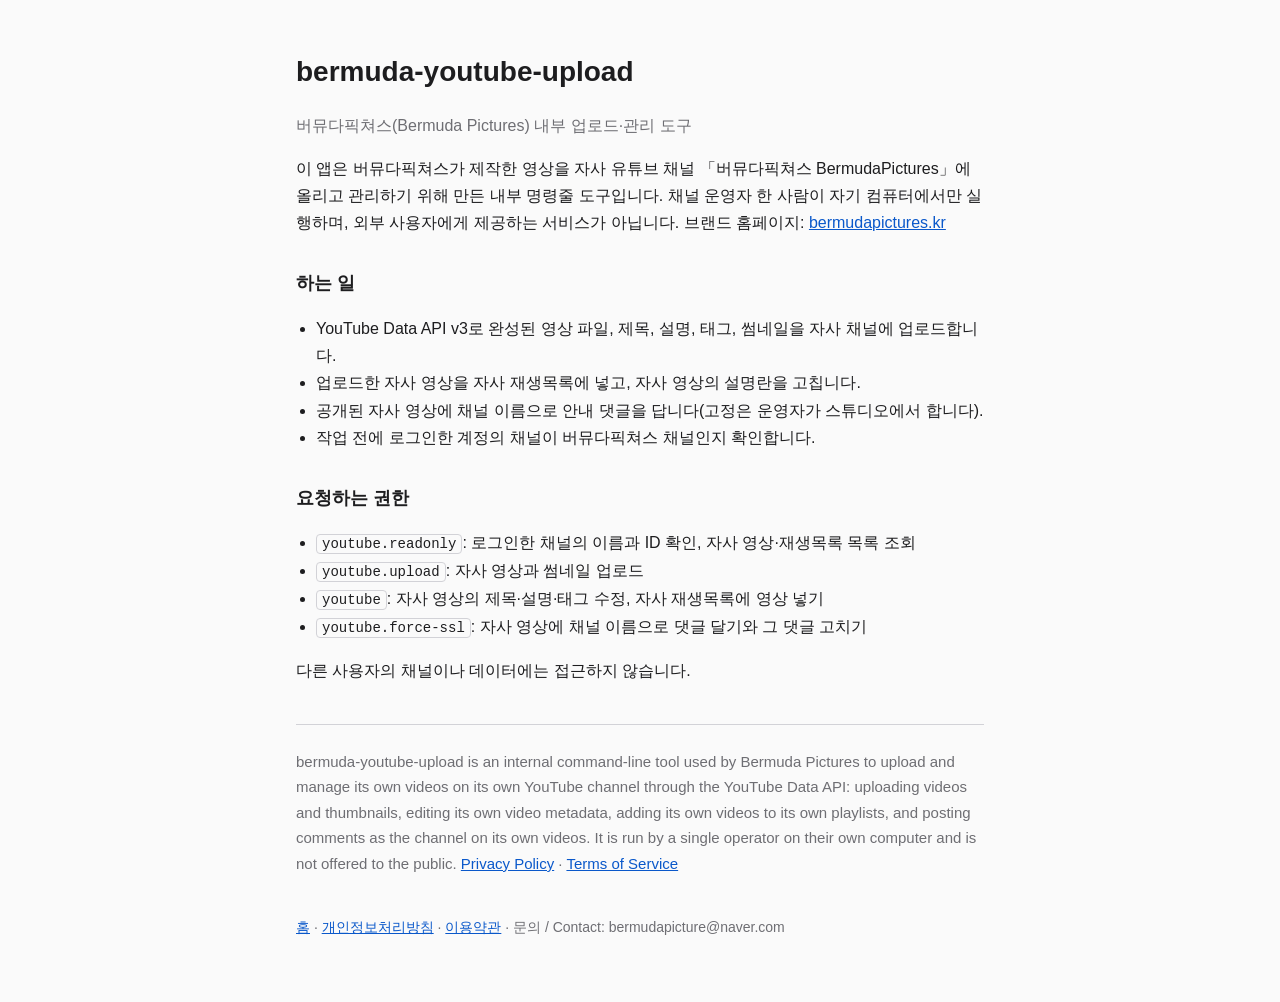
<file: index.html>
<!doctype html>
<html lang="ko">
<head>
<meta charset="utf-8">
<meta name="viewport" content="width=device-width, initial-scale=1">
<title>bermuda-youtube-upload</title>
<link rel="stylesheet" href="style.css">
</head>
<body>
<main>
  <h1>bermuda-youtube-upload</h1>
  <p class="sub">버뮤다픽쳐스(Bermuda Pictures) 내부 업로드·관리 도구</p>

  <p>이 앱은 버뮤다픽쳐스가 제작한 영상을 자사 유튜브 채널
  「버뮤다픽쳐스 BermudaPictures」에 올리고 관리하기 위해 만든 내부 명령줄 도구입니다.
  채널 운영자 한 사람이 자기 컴퓨터에서만 실행하며, 외부 사용자에게 제공하는 서비스가 아닙니다.
  브랜드 홈페이지: <a href="https://bermudapictures.kr">bermudapictures.kr</a></p>

  <h2>하는 일</h2>
  <ul>
    <li>YouTube Data API v3로 완성된 영상 파일, 제목, 설명, 태그, 썸네일을 자사 채널에 업로드합니다.</li>
    <li>업로드한 자사 영상을 자사 재생목록에 넣고, 자사 영상의 설명란을 고칩니다.</li>
    <li>공개된 자사 영상에 채널 이름으로 안내 댓글을 답니다(고정은 운영자가 스튜디오에서 합니다).</li>
    <li>작업 전에 로그인한 계정의 채널이 버뮤다픽쳐스 채널인지 확인합니다.</li>
  </ul>

  <h2>요청하는 권한</h2>
  <ul>
    <li><code>youtube.readonly</code>: 로그인한 채널의 이름과 ID 확인, 자사 영상·재생목록 목록 조회</li>
    <li><code>youtube.upload</code>: 자사 영상과 썸네일 업로드</li>
    <li><code>youtube</code>: 자사 영상의 제목·설명·태그 수정, 자사 재생목록에 영상 넣기</li>
    <li><code>youtube.force-ssl</code>: 자사 영상에 채널 이름으로 댓글 달기와 그 댓글 고치기</li>
  </ul>
  <p>다른 사용자의 채널이나 데이터에는 접근하지 않습니다.</p>

  <hr>
  <p lang="en" class="en">bermuda-youtube-upload is an internal command-line tool used by Bermuda Pictures to upload
  and manage its own videos on its own YouTube channel through the YouTube Data API: uploading videos and thumbnails,
  editing its own video metadata, adding its own videos to its own playlists, and posting comments as the channel
  on its own videos. It is run by a single operator on their own computer and is not offered to the public.
  <a href="privacy.html">Privacy Policy</a> · <a href="terms.html">Terms of Service</a></p>

  <footer><a href="index.html">홈</a> · <a href="privacy.html">개인정보처리방침</a> · <a href="terms.html">이용약관</a> · 문의 / Contact: bermudapicture@naver.com</footer>
</main>
</body>
</html>
</file>
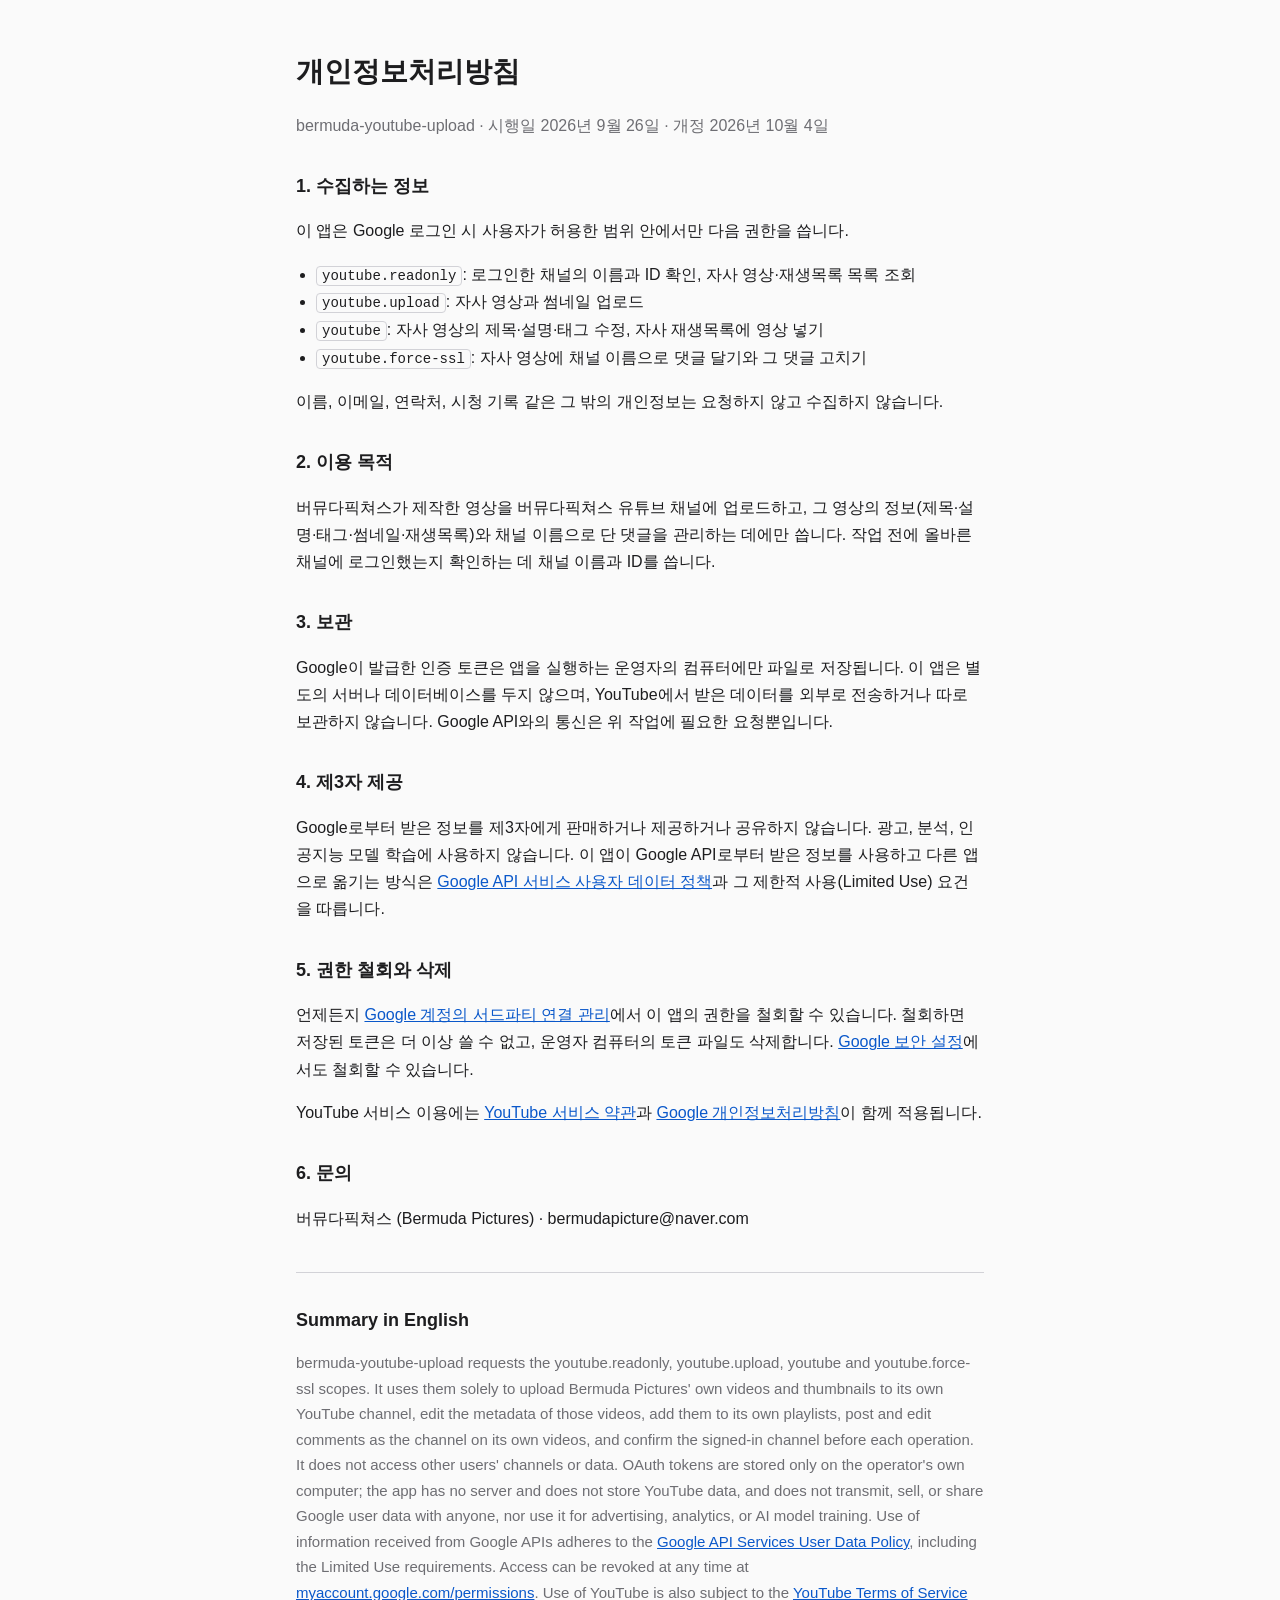
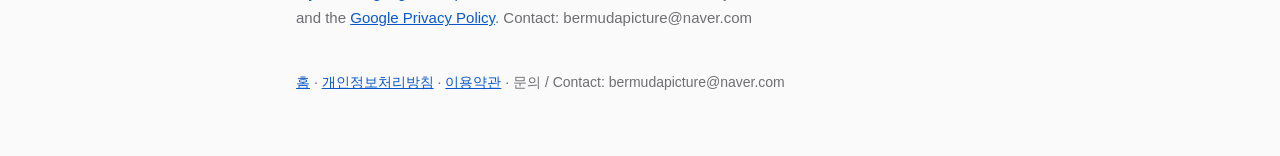
<file: privacy.html>
<!doctype html>
<html lang="ko">
<head>
<meta charset="utf-8">
<meta name="viewport" content="width=device-width, initial-scale=1">
<title>개인정보처리방침 · bermuda-youtube-upload</title>
<link rel="stylesheet" href="style.css">
</head>
<body>
<main>
  <h1>개인정보처리방침</h1>
  <p class="sub">bermuda-youtube-upload · 시행일 2026년 9월 26일 · 개정 2026년 10월 4일</p>

  <h2>1. 수집하는 정보</h2>
  <p>이 앱은 Google 로그인 시 사용자가 허용한 범위 안에서만 다음 권한을 씁니다.</p>
  <ul>
    <li><code>youtube.readonly</code>: 로그인한 채널의 이름과 ID 확인, 자사 영상·재생목록 목록 조회</li>
    <li><code>youtube.upload</code>: 자사 영상과 썸네일 업로드</li>
    <li><code>youtube</code>: 자사 영상의 제목·설명·태그 수정, 자사 재생목록에 영상 넣기</li>
    <li><code>youtube.force-ssl</code>: 자사 영상에 채널 이름으로 댓글 달기와 그 댓글 고치기</li>
  </ul>
  <p>이름, 이메일, 연락처, 시청 기록 같은 그 밖의 개인정보는 요청하지 않고 수집하지 않습니다.</p>

  <h2>2. 이용 목적</h2>
  <p>버뮤다픽쳐스가 제작한 영상을 버뮤다픽쳐스 유튜브 채널에 업로드하고, 그 영상의 정보(제목·설명·태그·썸네일·재생목록)와
  채널 이름으로 단 댓글을 관리하는 데에만 씁니다. 작업 전에 올바른 채널에 로그인했는지 확인하는 데 채널 이름과 ID를 씁니다.</p>

  <h2>3. 보관</h2>
  <p>Google이 발급한 인증 토큰은 앱을 실행하는 운영자의 컴퓨터에만 파일로 저장됩니다.
  이 앱은 별도의 서버나 데이터베이스를 두지 않으며, YouTube에서 받은 데이터를 외부로 전송하거나 따로 보관하지 않습니다.
  Google API와의 통신은 위 작업에 필요한 요청뿐입니다.</p>

  <h2>4. 제3자 제공</h2>
  <p>Google로부터 받은 정보를 제3자에게 판매하거나 제공하거나 공유하지 않습니다.
  광고, 분석, 인공지능 모델 학습에 사용하지 않습니다.
  이 앱이 Google API로부터 받은 정보를 사용하고 다른 앱으로 옮기는 방식은
  <a href="https://developers.google.com/terms/api-services-user-data-policy">Google API 서비스 사용자 데이터 정책</a>과
  그 제한적 사용(Limited Use) 요건을 따릅니다.</p>

  <h2>5. 권한 철회와 삭제</h2>
  <p>언제든지 <a href="https://myaccount.google.com/permissions">Google 계정의 서드파티 연결 관리</a>에서
  이 앱의 권한을 철회할 수 있습니다. 철회하면 저장된 토큰은 더 이상 쓸 수 없고, 운영자 컴퓨터의 토큰 파일도 삭제합니다.
  <a href="https://security.google.com/settings/security/permissions">Google 보안 설정</a>에서도 철회할 수 있습니다.</p>
  <p>YouTube 서비스 이용에는 <a href="https://www.youtube.com/t/terms">YouTube 서비스 약관</a>과
  <a href="https://policies.google.com/privacy">Google 개인정보처리방침</a>이 함께 적용됩니다.</p>

  <h2>6. 문의</h2>
  <p>버뮤다픽쳐스 (Bermuda Pictures) · bermudapicture@naver.com</p>

  <hr>
  <h2 lang="en">Summary in English</h2>
  <p lang="en" class="en">bermuda-youtube-upload requests the youtube.readonly, youtube.upload, youtube and youtube.force-ssl
  scopes. It uses them solely to upload Bermuda Pictures' own videos and thumbnails to its own YouTube channel, edit the
  metadata of those videos, add them to its own playlists, post and edit comments as the channel on its own videos, and
  confirm the signed-in channel before each operation. It does not access other users' channels or data. OAuth tokens are
  stored only on the operator's own computer; the app has no server and does not store YouTube data, and does not transmit,
  sell, or share Google user data with anyone, nor use it for advertising, analytics, or AI model training. Use of
  information received from Google APIs adheres to the
  <a href="https://developers.google.com/terms/api-services-user-data-policy">Google API Services User Data Policy</a>,
  including the Limited Use requirements. Access can be revoked at any time at
  <a href="https://myaccount.google.com/permissions">myaccount.google.com/permissions</a>.
  Use of YouTube is also subject to the <a href="https://www.youtube.com/t/terms">YouTube Terms of Service</a> and the
  <a href="https://policies.google.com/privacy">Google Privacy Policy</a>. Contact: bermudapicture@naver.com</p>

  <footer><a href="index.html">홈</a> · <a href="privacy.html">개인정보처리방침</a> · <a href="terms.html">이용약관</a> · 문의 / Contact: bermudapicture@naver.com</footer>
</main>
</body>
</html>
</file>
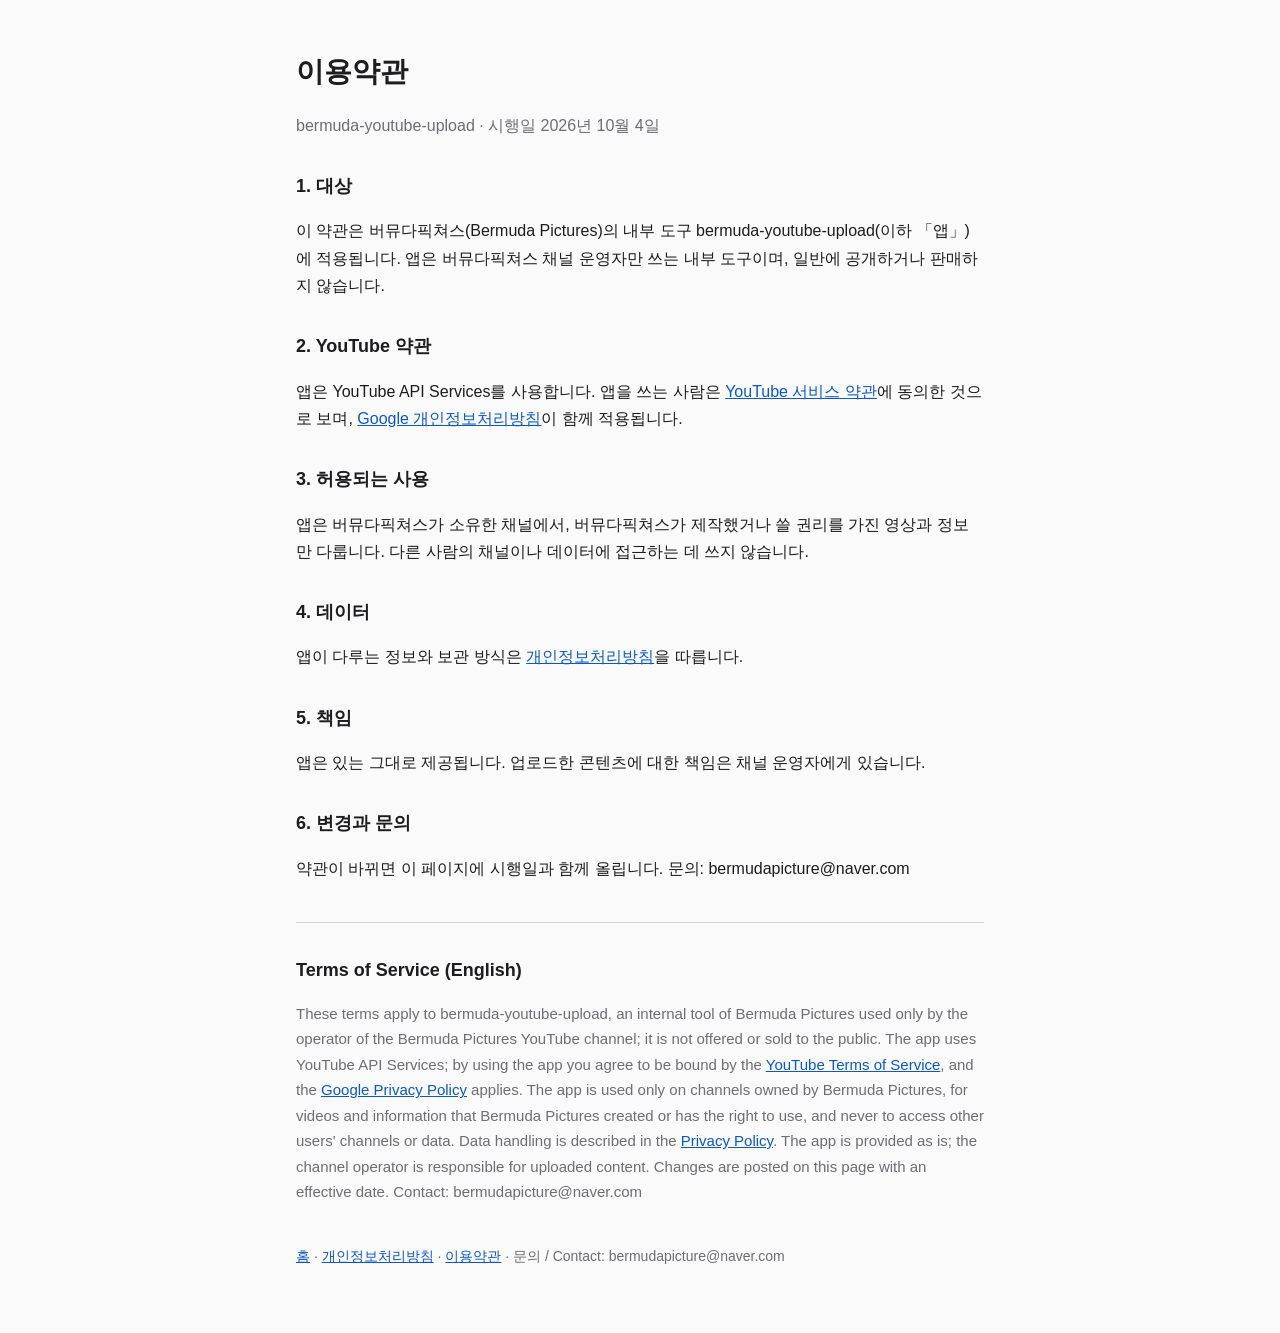
<file: terms.html>
<!doctype html>
<html lang="ko">
<head>
<meta charset="utf-8">
<meta name="viewport" content="width=device-width, initial-scale=1">
<title>이용약관 · bermuda-youtube-upload</title>
<link rel="stylesheet" href="style.css">
</head>
<body>
<main>
  <h1>이용약관</h1>
  <p class="sub">bermuda-youtube-upload · 시행일 2026년 10월 4일</p>

  <h2>1. 대상</h2>
  <p>이 약관은 버뮤다픽쳐스(Bermuda Pictures)의 내부 도구 bermuda-youtube-upload(이하 「앱」)에 적용됩니다.
  앱은 버뮤다픽쳐스 채널 운영자만 쓰는 내부 도구이며, 일반에 공개하거나 판매하지 않습니다.</p>

  <h2>2. YouTube 약관</h2>
  <p>앱은 YouTube API Services를 사용합니다. 앱을 쓰는 사람은
  <a href="https://www.youtube.com/t/terms">YouTube 서비스 약관</a>에 동의한 것으로 보며,
  <a href="https://policies.google.com/privacy">Google 개인정보처리방침</a>이 함께 적용됩니다.</p>

  <h2>3. 허용되는 사용</h2>
  <p>앱은 버뮤다픽쳐스가 소유한 채널에서, 버뮤다픽쳐스가 제작했거나 쓸 권리를 가진 영상과 정보만 다룹니다.
  다른 사람의 채널이나 데이터에 접근하는 데 쓰지 않습니다.</p>

  <h2>4. 데이터</h2>
  <p>앱이 다루는 정보와 보관 방식은 <a href="privacy.html">개인정보처리방침</a>을 따릅니다.</p>

  <h2>5. 책임</h2>
  <p>앱은 있는 그대로 제공됩니다. 업로드한 콘텐츠에 대한 책임은 채널 운영자에게 있습니다.</p>

  <h2>6. 변경과 문의</h2>
  <p>약관이 바뀌면 이 페이지에 시행일과 함께 올립니다. 문의: bermudapicture@naver.com</p>

  <hr>
  <h2 lang="en">Terms of Service (English)</h2>
  <p lang="en" class="en">These terms apply to bermuda-youtube-upload, an internal tool of Bermuda Pictures used only by the
  operator of the Bermuda Pictures YouTube channel; it is not offered or sold to the public. The app uses YouTube API Services;
  by using the app you agree to be bound by the <a href="https://www.youtube.com/t/terms">YouTube Terms of Service</a>, and the
  <a href="https://policies.google.com/privacy">Google Privacy Policy</a> applies. The app is used only on channels owned by
  Bermuda Pictures, for videos and information that Bermuda Pictures created or has the right to use, and never to access other
  users' channels or data. Data handling is described in the <a href="privacy.html">Privacy Policy</a>. The app is provided as is;
  the channel operator is responsible for uploaded content. Changes are posted on this page with an effective date.
  Contact: bermudapicture@naver.com</p>

  <footer><a href="index.html">홈</a> · <a href="privacy.html">개인정보처리방침</a> · <a href="terms.html">이용약관</a> · 문의 / Contact: bermudapicture@naver.com</footer>
</main>
</body>
</html>
</file>
<file: style.css>
:root { --bg: #fafafa; --fg: #1d1d1f; --muted: #6e6e73; --line: #d2d2d7; --link: #0a58ca; }
@media (prefers-color-scheme: dark) {
  :root { --bg: #161618; --fg: #ececf0; --muted: #a1a1a6; --line: #3a3a3c; --link: #6ea8fe; }
}
* { box-sizing: border-box; }
body { margin: 0; background: var(--bg); color: var(--fg);
  font: 16px/1.7 -apple-system, "Segoe UI", "Malgun Gothic", "Apple SD Gothic Neo", sans-serif; }
main { max-width: 720px; margin: 0 auto; padding: 48px 16px 64px; }
h1 { font-size: 28px; margin: 0 0 4px; }
h2 { font-size: 18px; margin: 32px 0 8px; }
.sub, footer, .en { color: var(--muted); }
.en { font-size: 15px; }
a { color: var(--link); }
code { font-size: 14px; padding: 1px 5px; border: 1px solid var(--line); border-radius: 4px; }
hr { border: 0; border-top: 1px solid var(--line); margin: 40px 0 24px; }
footer { margin-top: 40px; font-size: 14px; }
ul { padding-left: 20px; }
</file>
